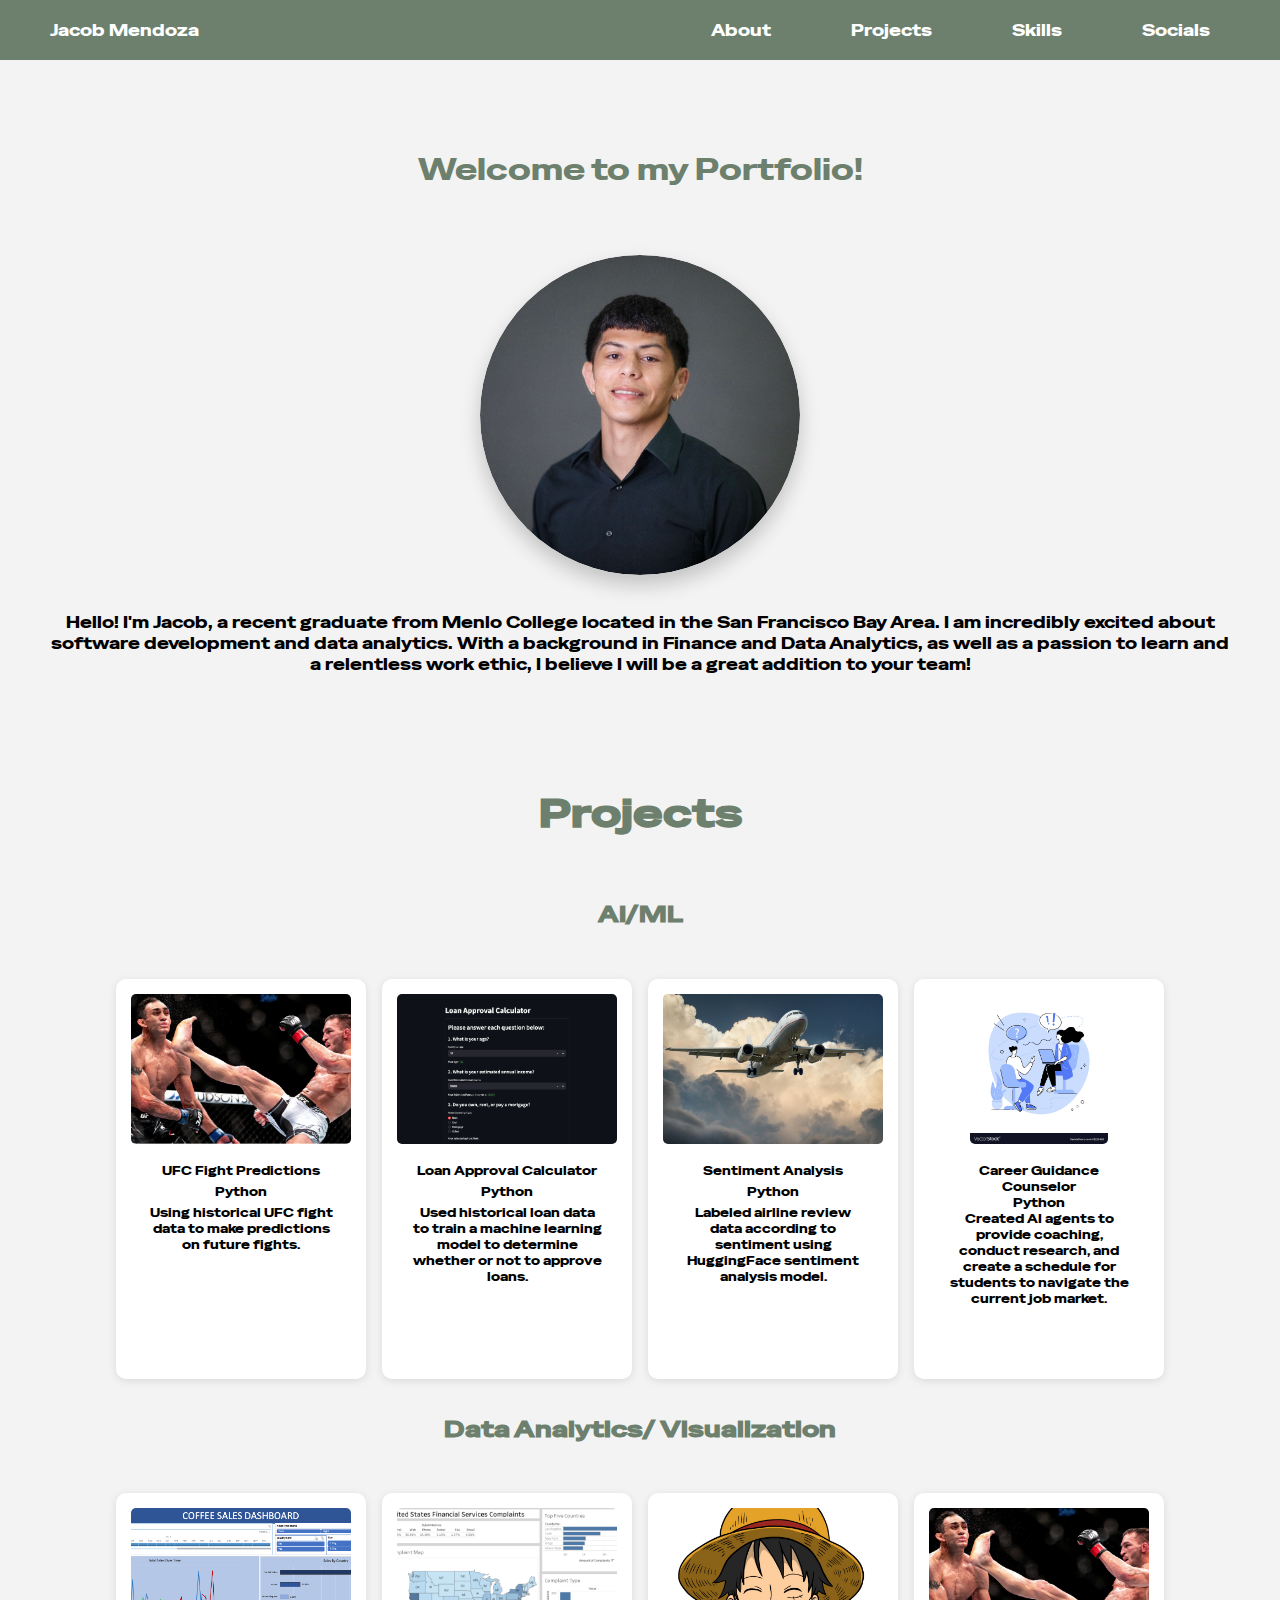
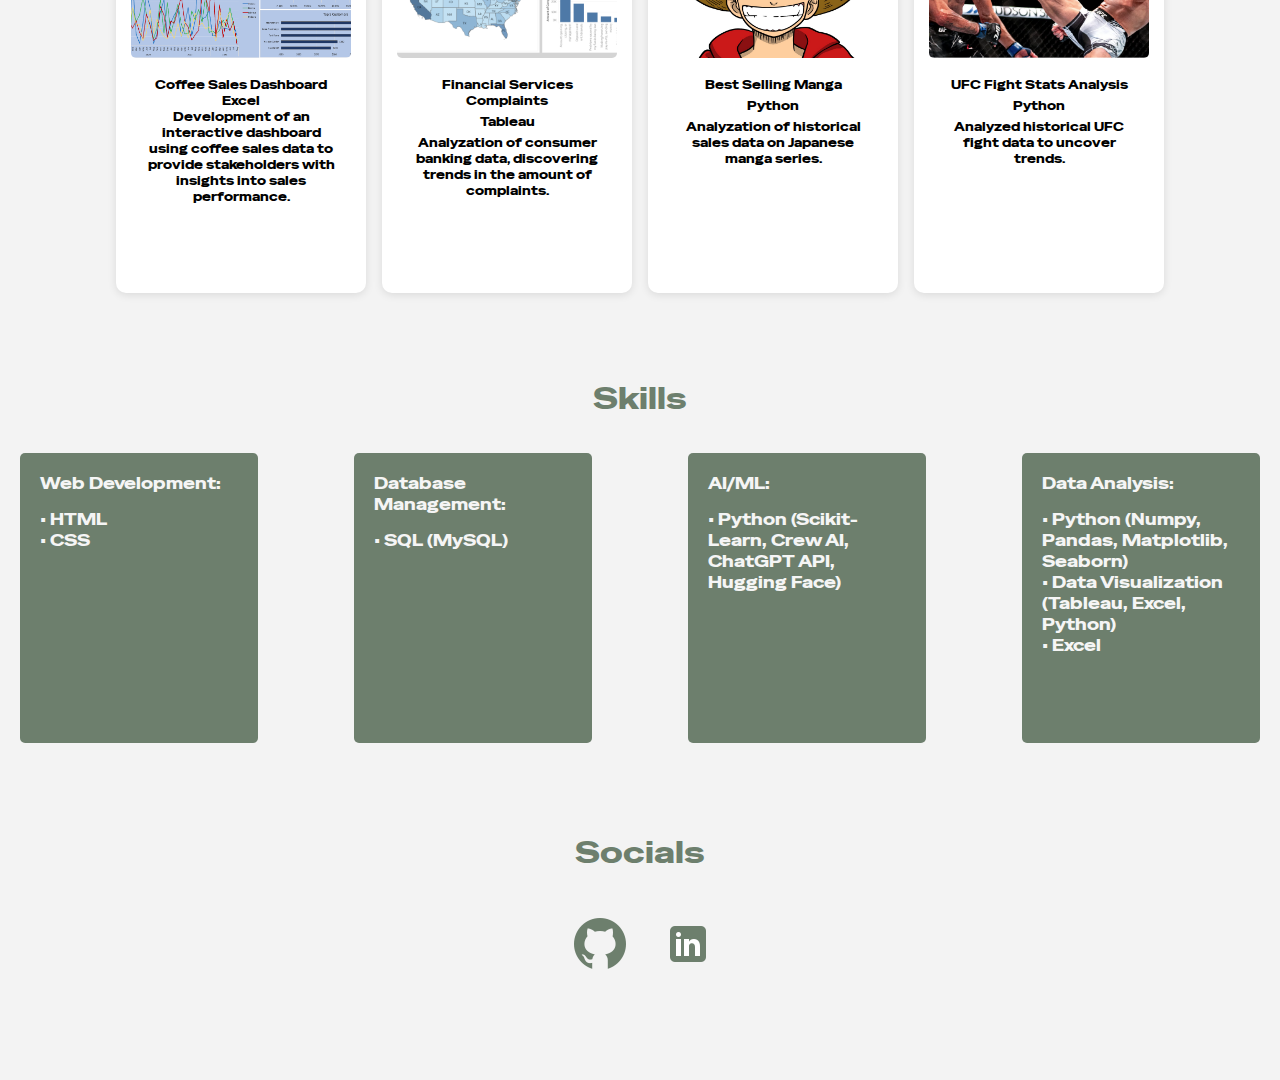
<file: index.html>
<!DOCTYPE html>

<html>
    <head> 
        <title>Jacob Mendoza</title>

        <link rel="preconnect" href="https://fonts.googleapis.com">
        <link rel="preconnect" href="https://fonts.gstatic.com" crossorigin>
        <link href="https://fonts.googleapis.com/css2?family=Special+Gothic+Expanded+One&display=swap" rel="stylesheet">
        
        
        <link rel="stylesheet" href="styles/banner.css" >
        <link rel="stylesheet" href="styles/general.css">
        <link rel="stylesheet" href="styles/greeting.css">
        <link rel="stylesheet" href="styles/projects.css">
        <link rel="stylesheet" href="styles/skills.css">
        <link rel="stylesheet" href="styles/socials.css">




    </head>
    <body>

 <!-- top banner  -->
        <div class = "top-banner">
            <div>Jacob Mendoza</div>
            <div class = "banner-link" >
                <div class="button"> <a href= "#about"> About</a> </div>
                <div class="button"> <a href= "#projects"> Projects</a> </div>
                <div class="button"> <a href= "#skills"> Skills</a> </div>
                <div class="button"> <a href= "#socials"> Socials</a> </div>
            </div>
        </div>

<!-- greeting section -->
        <div>
            <div class = "greeting-section" id = "about">
                <div class= "greeting"> Welcome to my Portfolio! </div>
                <div class = "headshot">
                    <img src="IMG_0600.jpeg">
                </div>
                <div class = "bio">
                    <p> Hello! I'm Jacob, a recent graduate from Menlo College located in the San Francisco Bay Area. I am 
                        incredibly excited about software development and data analytics. With a background in Finance and Data Analytics, as well as a 
                        passion to learn and a relentless work ethic, I believe I will be a great addition to your team!
                     </p>
                </div>

            
            </div>
<!-- Project header title  -->
            <div class="project-header" id="projects"> 
                <h1> Projects </h1> 
            </div>

<!-- AI projects sub header  -->

            <div class = "project-subject-header">
                <h2>AI/ML</h2>
            </div>
            
<!-- project container (all projects) -->
            <div class = "projects-container">

<!-- Project 1 -->
                <div class="project-preview">
                    <a href="https://github.com/jaymendoza1014/ufc_predictive_model" target="_blank">
                    <div class = "thumbnail">
                        <img src="thumbnails/ufc-fight.png">
                    </div> 
                    <div class = "project-description">
                        <div>UFC Fight Predictions</div>
                        <div>Python</div>
                        <div>
                            Using historical UFC fight data to make predictions on future fights. 
                        </div>
                        
                    </div>
                    </a>
                </div>
<!-- Project 2 -->
                <div class="project-preview">
                    <a href="https://github.com/jaymendoza1014/credit_risk_analysis" target="_blank">
                    <div class = "thumbnail">
                        <img src="thumbnails/loan-approval-calc.png">
                    </div> 
                    <div class = "project-description">
                        <div>Loan Approval Calculator</div>
                        <div>Python</div>
                        <div>
                            Used historical loan data to train a machine learning model to determine 
                            whether or not to approve loans.
                        </div>
                        
                    </div>
                    </a>
                </div>

<!-- Project 3 -->
                <div class="project-preview">
                    <a href="https://github.com/jaymendoza1014/sentiment-analysis" target="_blank">
                    <div class = "thumbnail">
                        <img src="thumbnails/aircraft-jet-landing-cloud-46148.jpg">
                    </div> 
                    <div class = "project-description">
                        <div>Sentiment Analysis</div>
                        <div>Python</div>
                        <div>
                            Labeled airline review data according to sentiment using HuggingFace sentiment analysis model.
                        </div>
                        
                    </div>

                    </a>
                </div>

<!-- Project 4 -->
                <div class="project-preview">
                    <a href="https://github.com/jaymendoza1014/career-coach/tree/main" target="_blank">
                    <div class = "thumbnail">
                        <img src="thumbnails/career-coach-isolated-cartoon-vector-43215685.jpg">
                    </div> 
                    <div class = "project-description">
                        <div>Career Guidance Counselor</div>
                        <div>Python</div>
                        <div>
                            Created AI agents to provide coaching, conduct research, and create a schedule for students to 
                            navigate the current job market.   
                        </div>
                    </a> 
                    </div>

                </div>
            </div>
        </div>

<!-- data analytics projects  -->

<!-- subheader -->
        <div class = "project-subject-header">
            <h2>Data Analytics/ Visualization </h2>
        </div>
<!-- project container (all projects) -->
<div class = "projects-container">

    <!-- Project 1 -->
                    <div class="project-preview">
                        <a href="coffee_sales_project.xlsx" download>
                        <div class = "thumbnail">
                            <img src="thumbnails/coffee-sales-dashboard.png">
                        </div> 
                        <div class = "project-description">
                            <div>Coffee Sales Dashboard</div>
                            <div>Excel</div>
                            <div>Development of an interactive dashboard using coffee sales data 
                                to provide stakeholders with insights into sales performance.
                            </div>
                        </a>
                            
                        </div>
                    </div>
    <!-- Project 2 -->
                    <div class="project-preview">
                        <a href="https://public.tableau.com/app/profile/jacob.mendoza2839/viz/FinancialServicesComplaintVisualization/Dashboard1#1" target="_blank">
                        <div class = "thumbnail">
                            <img src="thumbnails/financial-services.png">
                        </div> 
                        <div class = "project-description">
                            <div>Financial Services Complaints</div>
                            <div>Tableau</div>
                            <div>
                                Analyzation of consumer banking data, discovering trends in the amount of complaints. 
                            </div>
                            
                        </div>
                        </a>
                    </div>
                    
    <!-- Project 3 -->
                    <div class="project-preview">
                        <a href="https://github.com/jaymendoza1014/best_selling_manga" target="_blank">
                        <div class = "thumbnail">
                            <img src="thumbnails/luffy.jpg">
                        </div> 
                        <div class = "project-description">
                            <div>Best Selling Manga</div>
                            <div>Python</div>
                            <div>
                                Analyzation of historical sales data on Japanese manga series. 
                            </div>
                            
                        </div>
                        </a>
                    </div>
    
    <!-- Project 4 -->
                    <div class="project-preview">
                        <a href="https://github.com/jaymendoza1014/ufc_predictive_model" target="_blank">
                        <div class = "thumbnail">
                            <img src="thumbnails/ufc-fight.png">
                        </div> 
                        <div class = "project-description">
                            <div>UFC Fight Stats Analysis</div>
                            <div>Python</div>
                            <div>
                                Analyzed historical UFC fight data to uncover trends.  
                            </div>
                            
                        </div>
                        </a>
    
                    </div>
                </div>
            </div>

<!-- skills header -->

            <div class="skills-header" id="skills">
                Skills
            </div>

<!-- skills section container -->
            <div>
                <!-- container with skills -->
                <div class = "skills">
                    <div class="skill-box"> 
                        <div class="skill-type"> Web Development: </div>
                        <div class="individual-skill"> &#8226; HTML </div>
                        <div class="individual-skill"> &#8226; CSS </div>

    
                    </div>
                    <div class="skill-box">
                        <div class="skill-type"> Database Management: </div>

                        <div class="individual-skill"> &#8226; SQL (MySQL) </div>

                    </div>
                    <div class="skill-box"> 
                        <div class="skill-type"> AI/ML: </div>

                        <div class="individual-skill"> &#8226; Python (Scikit-Learn, Crew AI, ChatGPT API, Hugging Face) </div>
                    </div>
                    <div class="skill-box">
                        <div class="skill-type"> Data Analysis: </div>

                        <div class="individual-skill"> &#8226; Python (Numpy, Pandas, Matplotlib, Seaborn)</div>
                        <div class="individual-skill"> &#8226; Data Visualization (Tableau, Excel, Python) </div>
                        <div class="individual-skill"> &#8226; Excel </div>  
                    </div>
                </div>
            </div>

<!-- contact info section -->

            <div class = "socials-header" id="socials"> Socials </div>

            <div class="social-links">
                <div>
                    <a href= "https://github.com/jaymendoza1014" target="_blank">
                    <img class="social-icon" src="social-media-icons/github-icon.png">
                    </a>
                </div>
                <div>
                    <a href= "https://www.linkedin.com/in/jacob-mendoza-7aa7541b7/" target= "_blank">
                    <img class="social-icon" src="social-media-icons/linkedin-icon.png">
                    </a>
                </div>
            </div>



    </body>
</html>
</file>
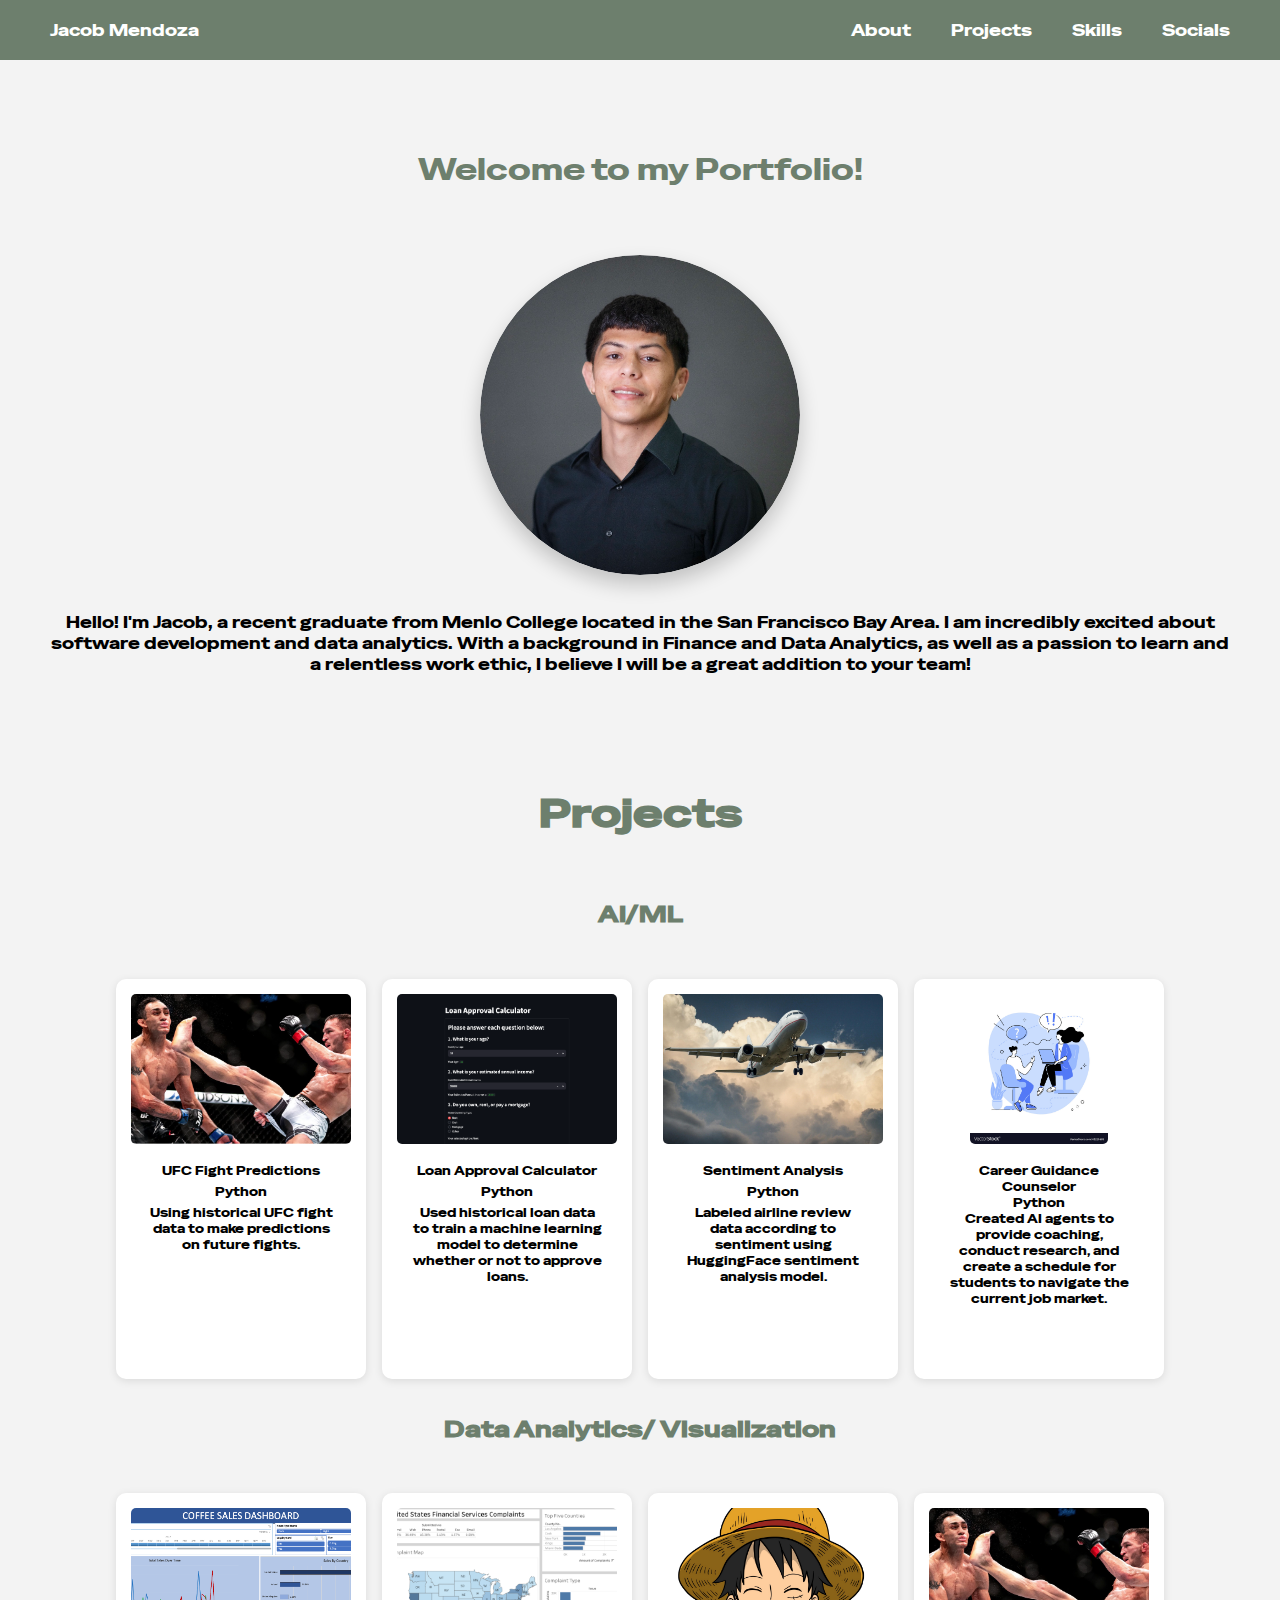
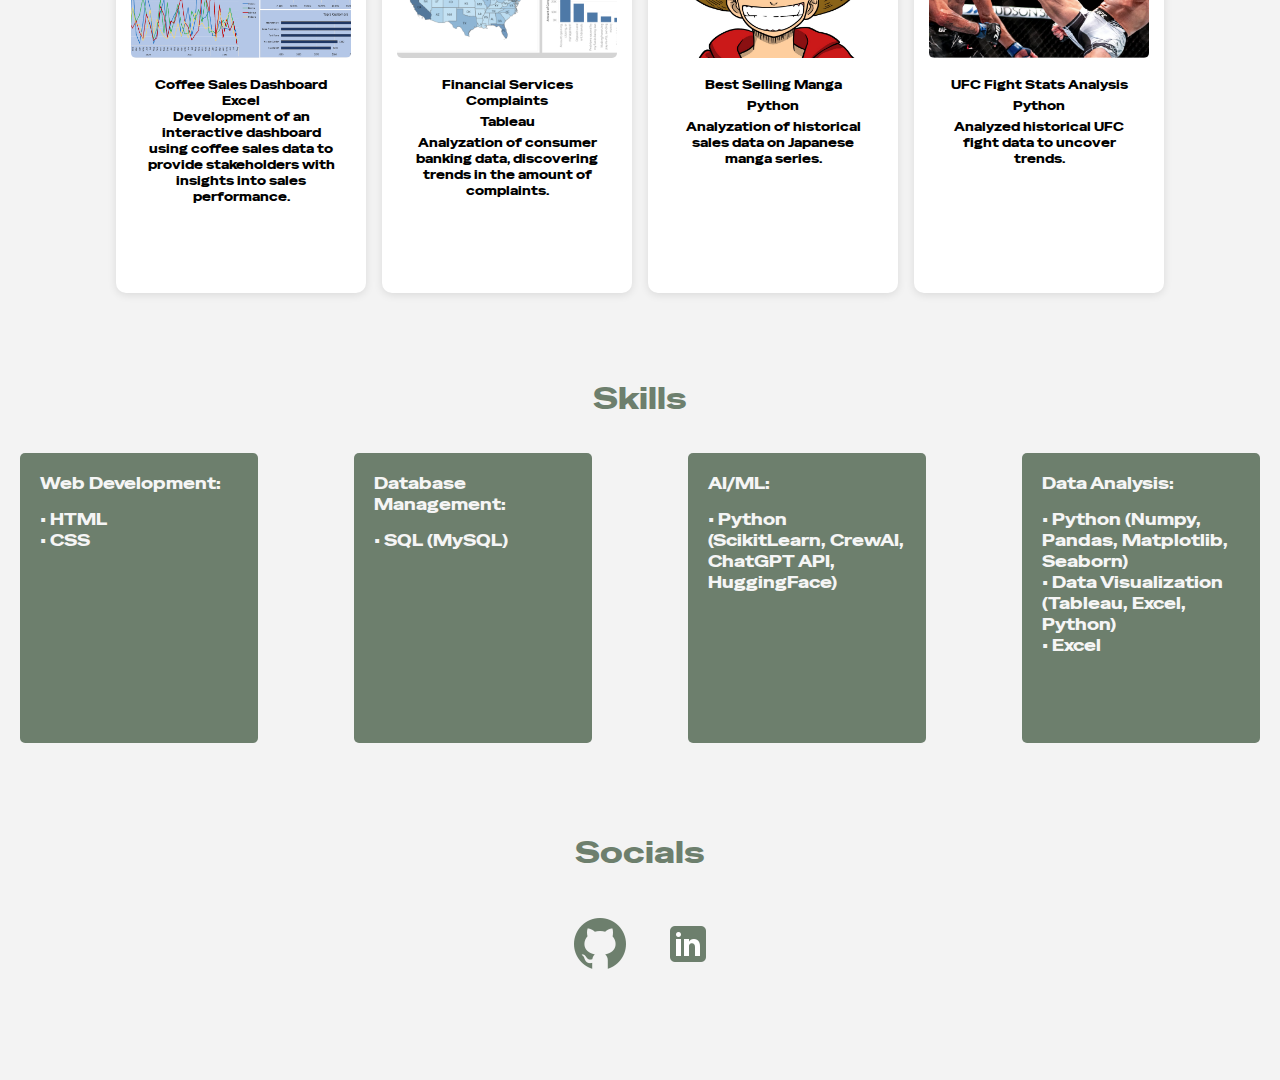
<file: portfolio.html>
<!DOCTYPE html>

<html>
    <head> 
        <title>Jacob Mendoza</title>

        <link rel="preconnect" href="https://fonts.googleapis.com">
        <link rel="preconnect" href="https://fonts.gstatic.com" crossorigin>
        <link href="https://fonts.googleapis.com/css2?family=Special+Gothic+Expanded+One&display=swap" rel="stylesheet">
        
        
        <link rel="stylesheet" href="styles/banner.css" >
        <link rel="stylesheet" href="styles/general.css">
        <link rel="stylesheet" href="styles/greeting.css">
        <link rel="stylesheet" href="styles/projects.css">
        <link rel="stylesheet" href="styles/skills.css">
        <link rel="stylesheet" href="styles/socials.css">




    </head>
    <body>

 <!-- top banner  -->
        <div class = "top-banner">
            <div>Jacob Mendoza</div>
            <div class = "banner-link" >
                <div class="button"> About </div>
                <div class="button"> Projects </div>
                <div class="button"> Skills </div>
                <div class="button"> Socials </div>
            </div>
        </div>

<!-- greeting section -->
        <div>
            <div class = "greeting-section">
                <div class= "greeting"> Welcome to my Portfolio! </div>
                <div class = "headshot">
                    <img src="IMG_0600.jpeg">
                </div>
                <div class = "bio">
                    <p> Hello! I'm Jacob, a recent graduate from Menlo College located in the San Francisco Bay Area. I am 
                        incredibly excited about software development and data analytics. With a background in Finance and Data Analytics, as well as a 
                        passion to learn and a relentless work ethic, I believe I will be a great addition to your team!
                     </p>
                </div>

            
            </div>
<!-- Project header title  -->
            <div class="project-header"> 
                <h1>Projects</h1> 
            </div>

<!-- AI projects sub header  -->

            <div class = "project-subject-header">
                <h2>AI/ML</h2>
            </div>
            
<!-- project container (all projects) -->
            <div class = "projects-container">

<!-- Project 1 -->
                <div class="project-preview">
                    <a href="https://github.com/jaymendoza1014/ufc_predictive_model" target="_blank">
                    <div class = "thumbnail">
                        <img src="thumbnails/ufc-fight.png">
                    </div> 
                    <div class = "project-description">
                        <div>UFC Fight Predictions</div>
                        <div>Python</div>
                        <div>
                            Using historical UFC fight data to make predictions on future fights. 
                        </div>
                        
                    </div>
                    </a>
                </div>
<!-- Project 2 -->
                <div class="project-preview">
                    <a href="https://github.com/jaymendoza1014/credit_risk_analysis" target="_blank">
                    <div class = "thumbnail">
                        <img src="thumbnails/loan-approval-calc.png">
                    </div> 
                    <div class = "project-description">
                        <div>Loan Approval Calculator</div>
                        <div>Python</div>
                        <div>
                            Used historical loan data to train a machine learning model to determine 
                            whether or not to approve loans.
                        </div>
                        
                    </div>
                    </a>
                </div>

<!-- Project 3 -->
                <div class="project-preview">
                    <a href="https://github.com/jaymendoza1014/sentiment-analysis" target="_blank">
                    <div class = "thumbnail">
                        <img src="thumbnails/aircraft-jet-landing-cloud-46148.jpg">
                    </div> 
                    <div class = "project-description">
                        <div>Sentiment Analysis</div>
                        <div>Python</div>
                        <div>
                            Labeled airline review data according to sentiment using HuggingFace sentiment analysis model.
                        </div>
                        
                    </div>

                    </a>
                </div>

<!-- Project 4 -->
                <div class="project-preview">
                    <a href="https://github.com/jaymendoza1014/career-coach/tree/main" target="_blank">
                    <div class = "thumbnail">
                        <img src="thumbnails/career-coach-isolated-cartoon-vector-43215685.jpg">
                    </div> 
                    <div class = "project-description">
                        <div>Career Guidance Counselor</div>
                        <div>Python</div>
                        <div>
                            Created AI agents to provide coaching, conduct research, and create a schedule for students to 
                            navigate the current job market.   
                        </div>
                    </a> 
                    </div>

                </div>
            </div>
        </div>

<!-- data analytics projects  -->

<!-- subheader -->
        <div class = "project-subject-header">
            <h2>Data Analytics/ Visualization </h2>
        </div>
<!-- project container (all projects) -->
<div class = "projects-container">

    <!-- Project 1 -->
                    <div class="project-preview">
                        <a href="https://menlo0-my.sharepoint.com/personal/jacob_mendoza_menlo_edu/Documents/Attachments/personal_portfolio/coffee_sales_project.xlsx?web=1" target="_blank">
                        <div class = "thumbnail">
                            <img src="thumbnails/coffee-sales-dashboard.png">
                        </div> 
                        <div class = "project-description">
                            <div>Coffee Sales Dashboard</div>
                            <div>Excel</div>
                            <div>Development of an interactive dashboard using coffee sales data 
                                to provide stakeholders with insights into sales performance.
                            </div>
                        </a>
                            
                        </div>
                    </div>
    <!-- Project 2 -->
                    <div class="project-preview">
                        <a href="https://public.tableau.com/app/profile/jacob.mendoza2839/viz/FinancialServicesComplaintVisualization/Dashboard1#1" target="_blank">
                        <div class = "thumbnail">
                            <img src="thumbnails/financial-services.png">
                        </div> 
                        <div class = "project-description">
                            <div>Financial Services Complaints</div>
                            <div>Tableau</div>
                            <div>
                                Analyzation of consumer banking data, discovering trends in the amount of complaints. 
                            </div>
                            
                        </div>
                        </a>
                    </div>
                    
    <!-- Project 3 -->
                    <div class="project-preview">
                        <a href="https://github.com/jaymendoza1014/best_selling_manga" target="_blank">
                        <div class = "thumbnail">
                            <img src="thumbnails/luffy.jpg">
                        </div> 
                        <div class = "project-description">
                            <div>Best Selling Manga</div>
                            <div>Python</div>
                            <div>
                                Analyzation of historical sales data on Japanese manga series. 
                            </div>
                            
                        </div>
                        </a>
                    </div>
    
    <!-- Project 4 -->
                    <div class="project-preview">
                        <a href="https://github.com/jaymendoza1014/ufc_predictive_model" target="_blank">
                        <div class = "thumbnail">
                            <img src="thumbnails/ufc-fight.png">
                        </div> 
                        <div class = "project-description">
                            <div>UFC Fight Stats Analysis</div>
                            <div>Python</div>
                            <div>
                                Analyzed historical UFC fight data to uncover trends.  
                            </div>
                            
                        </div>
                        </a>
    
                    </div>
                </div>
            </div>

<!-- skills header -->

            <div class="skills-header">
                Skills
            </div>

<!-- skills section container -->
            <div>
                <!-- container with skills -->
                <div class = "skills">
                    <div class="skill-box"> 
                        <div class="skill-type"> Web Development: </div>
                        <div class="individual-skill"> &#8226; HTML </div>
                        <div class="individual-skill"> &#8226; CSS </div>

    
                    </div>
                    <div class="skill-box">
                        <div class="skill-type"> Database Management: </div>

                        <div class="individual-skill"> &#8226; SQL (MySQL) </div>

                    </div>
                    <div class="skill-box"> 
                        <div class="skill-type"> AI/ML: </div>

                        <div class="individual-skill"> &#8226; Python (ScikitLearn, CrewAI, ChatGPT API, HuggingFace) </div>
                    </div>
                    <div class="skill-box">
                        <div class="skill-type"> Data Analysis: </div>

                        <div class="individual-skill"> &#8226; Python (Numpy, Pandas, Matplotlib, Seaborn)</div>
                        <div class="individual-skill"> &#8226; Data Visualization (Tableau, Excel, Python) </div>
                        <div class="individual-skill"> &#8226; Excel </div>  
                    </div>
                </div>
            </div>

<!-- contact info section -->

            <div class = "socials-header"> Socials </div>

            <div class="social-links">
                <div>
                    <a href= "https://github.com/jaymendoza1014" target="_blank">
                    <img class="social-icon" src="social-media-icons/github-icon.png">
                    </a>
                </div>
                <div>
                    <a href= "https://www.linkedin.com/in/jacob-mendoza-7aa7541b7/" target= "_blank">
                    <img class="social-icon" src="social-media-icons/linkedin-icon.png">
                    </a>
                </div>
            </div>



    </body>
</html>
</file>
<file: styles/banner.css>
.top-banner {
    background-color: rgb(109, 127, 109);
    color: white;
    display: flex;
    flex-direction: row;
    justify-content: space-between;
    align-items: center;
    height: 60px;
    padding-left: 50px;
    padding-right: 100px;
    font-family: "Special Gothic Expanded One", sans-serif;
    position: fixed;
    top: 0;
    left: 0;
    width: 100%;
    z-index: 99;
}

.banner-link {
    display: flex;
    justify-content: end;
    gap: 40px;
    margin-right: 100px;
}

.button{
    opacity: 1;
    transition: opacity 0.15s ease;
}

a {
    color: rgb(255, 255, 255); 
}
  
.button a, .button a:visited {
    color: rgb(255, 255, 255); 
    padding: 10px 20px;
    transition: color 0.3s ease; 
  }


  .button a:hover {
    text-decoration: underline;
  }
</file>
<file: styles/general.css>
p {
    margin-top: 0;
    margin-bottom: 10px;
    padding-left: 50px;
    padding-right: 50px;
    font-family: "Special Gothic Expanded One", sans-serif;
    font-style: normal;
    font-weight: normal;

}

body {
    background-color: rgb(243, 243, 243);
    margin: 0;
    padding-bottom: 100px ;
}
</file>
<file: styles/greeting.css>
.greeting-section {
    display: flex;
    flex-direction: column;
    align-items: center;
    justify-content: center;
    padding-top: 150px;



}

.greeting {
    margin-bottom: 50px;
    font-family: "Special Gothic Expanded One", sans-serif;
    font-size: 30px;
    color: rgb(109, 127, 109);;
}

.headshot {
    width: 20rem;
    height: 20rem;
    overflow: hidden;
    margin-top: 1rem;
    margin-bottom: 37px;
    border-radius: 50%;
    box-shadow: 0 10px 20px rgba(0, 0, 0, 0.2);
}

.headshot img {
    width: 100%;
    height: 100%;
    border-radius: 50%;
    object-fit: cover;
    transition: transform 0.4s ease;
}

.headshot img:hover {
    transform: scale(1.1);
}


.bio {
    text-align: center;
    margin-bottom: 75px;
}
</file>
<file: styles/projects.css>
.project-header {
    font-family: "Special Gothic Expanded One", sans-serif;
    text-align: center;
    font-size: 20px;
    color: rgb(109, 127, 109);
    padding-bottom: 15px;
}

.project-subject-header {
    font-family: "Special Gothic Expanded One", sans-serif;
    text-align: center;
    font-size: 15px;
    color: rgb(109, 127, 109);
    padding-bottom: 15px;
}



.projects-container{
    display: flex;
    flex-direction: row;
    align-items: center;
    justify-content: center;
    gap: 1rem;
    padding: 1rem;
}

.project-preview{
    width: 250px;
    height: 400px; /* fixed height to keep all the same */
    padding: 15px;
    background-color: white;
    display: flex;
    flex-direction: column;
    align-items: center;
    text-align: center;
    justify-content: space-between; /* ensures space between image and description */
    box-shadow: 0 2px 8px rgba(0,0,0,0.1);
    border-radius: 10px;
    box-sizing: border-box;
    overflow: hidden;
    transition: 0.5s;
}

a,
a:visited,
a:active {
  color: black;
  text-decoration: none;
}


.project-preview:hover {
    transform: scale(1.05);
}

.thumbnail img {
    width: 100%;
    height: 150px; /* ensures all images are the same height */
    object-fit: cover;
    border-radius: 5px;
}

.project-description {
    font-family: "Special Gothic Expanded One", sans-serif;
    font-size: 12px;
    padding: 15px;
    display: flex;
    flex-direction: column;
    gap: 5px;
    flex-grow: 1; /* this fills the rest of the card */
}
</file>
<file: styles/skills.css>
.skills-header {
        margin-top: 50px;
        padding-top: 20px;
        font-family: "Special Gothic Expanded One", sans-serif;
        text-align: center;
        font-size: 30px;
        color: rgb(109, 127, 109);
        padding-bottom: 15px;
}

.skills {
    padding: 20px;
    display: flex;
    flex-direction: row;
    align-items: center;
    justify-content: center;
    gap: 6rem;
    color: whitesmoke;
    font-family: "Special Gothic Expanded One", sans-serif;
}

.skill-type{
    padding-bottom: 15px;
}

.skill-box {
    height: 250px;
    width: 250px;
    background-color: rgb(109, 127, 109);
    padding:20px;
    border-radius: 5px;
}
</file>
<file: styles/socials.css>
.socials-header {
    font-family: "Special Gothic Expanded One", sans-serif;
    text-align: center;
    font-size: 30px;
    color: rgb(109, 127, 109);
    margin: 20px;
    padding-top: 50px;
}


.social-links {
    display: flex;
    flex-direction: row;
    justify-content: center;
    align-items: center;
    padding-top: 20px;
    gap: 2rem;
    transition: 1s;
}

.social-icon:hover {
    cursor: pointer;
    transform: scale(1.02);
}
</file>
